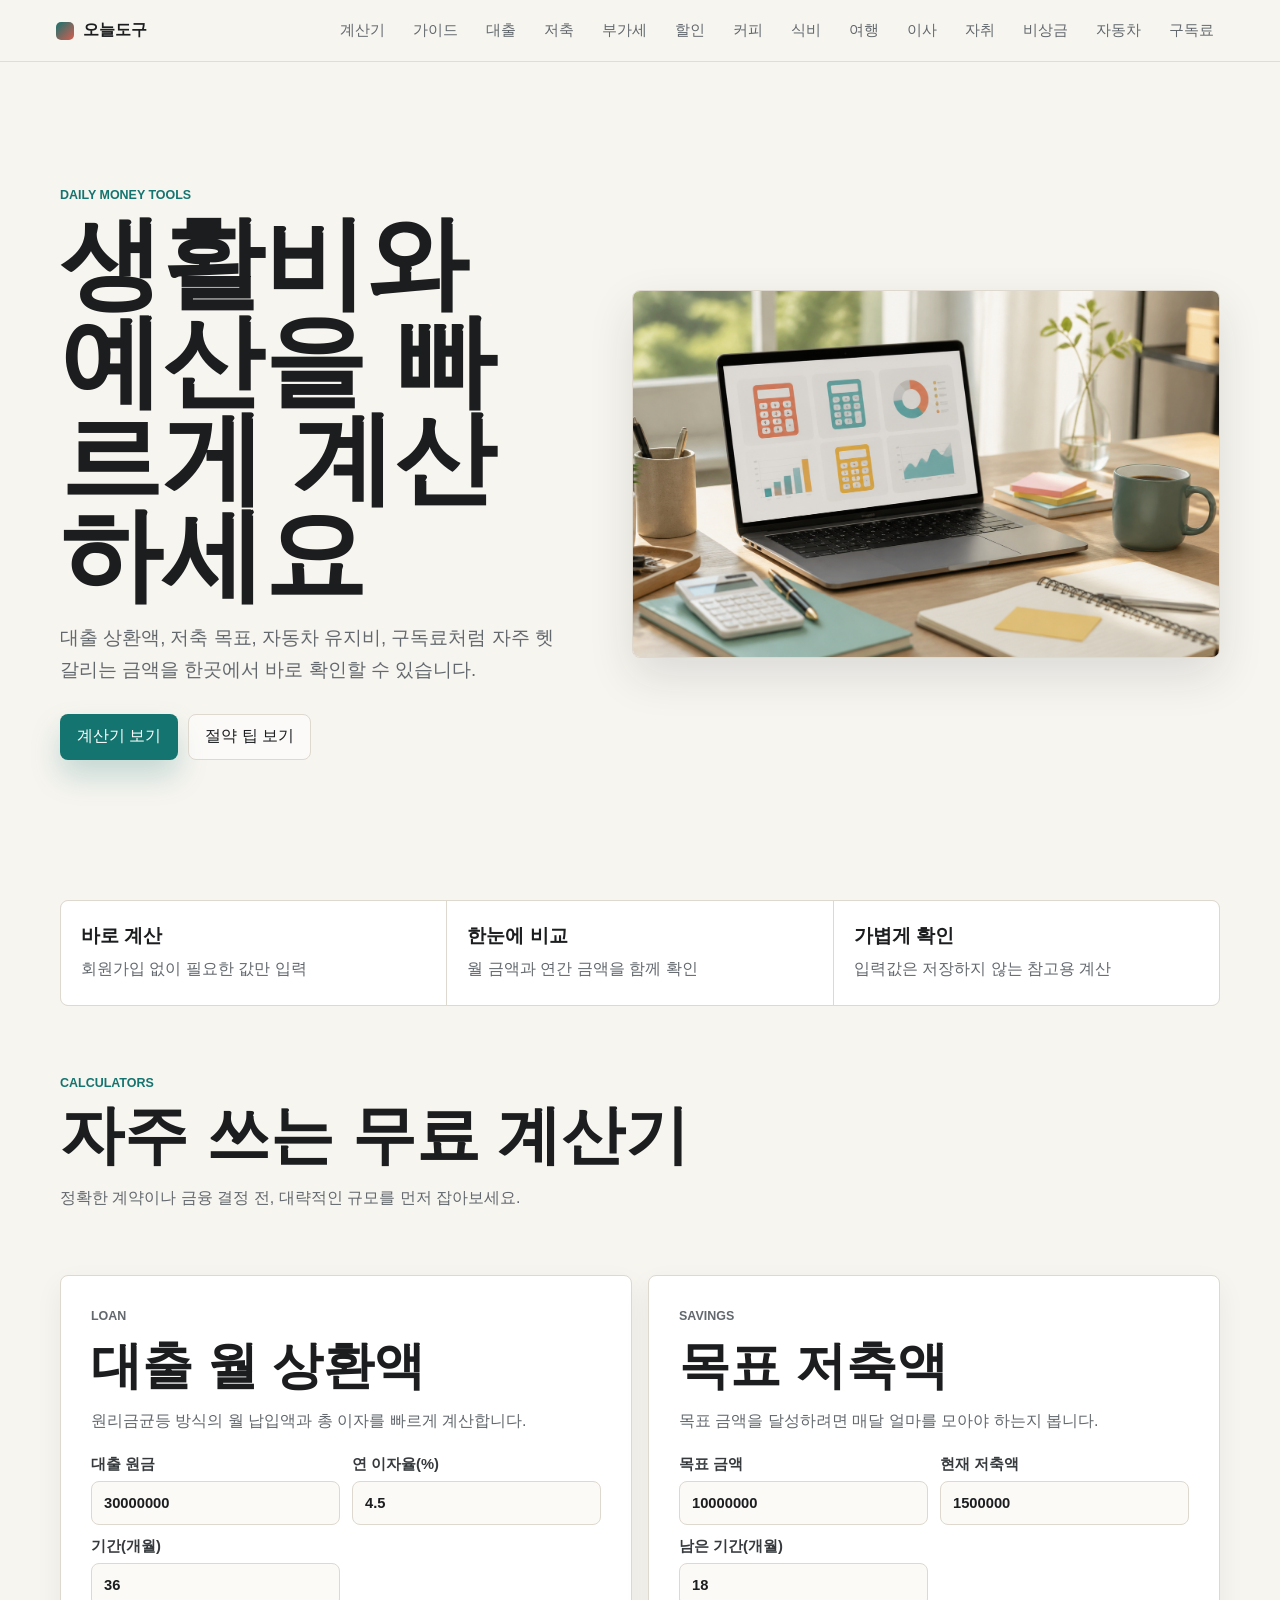
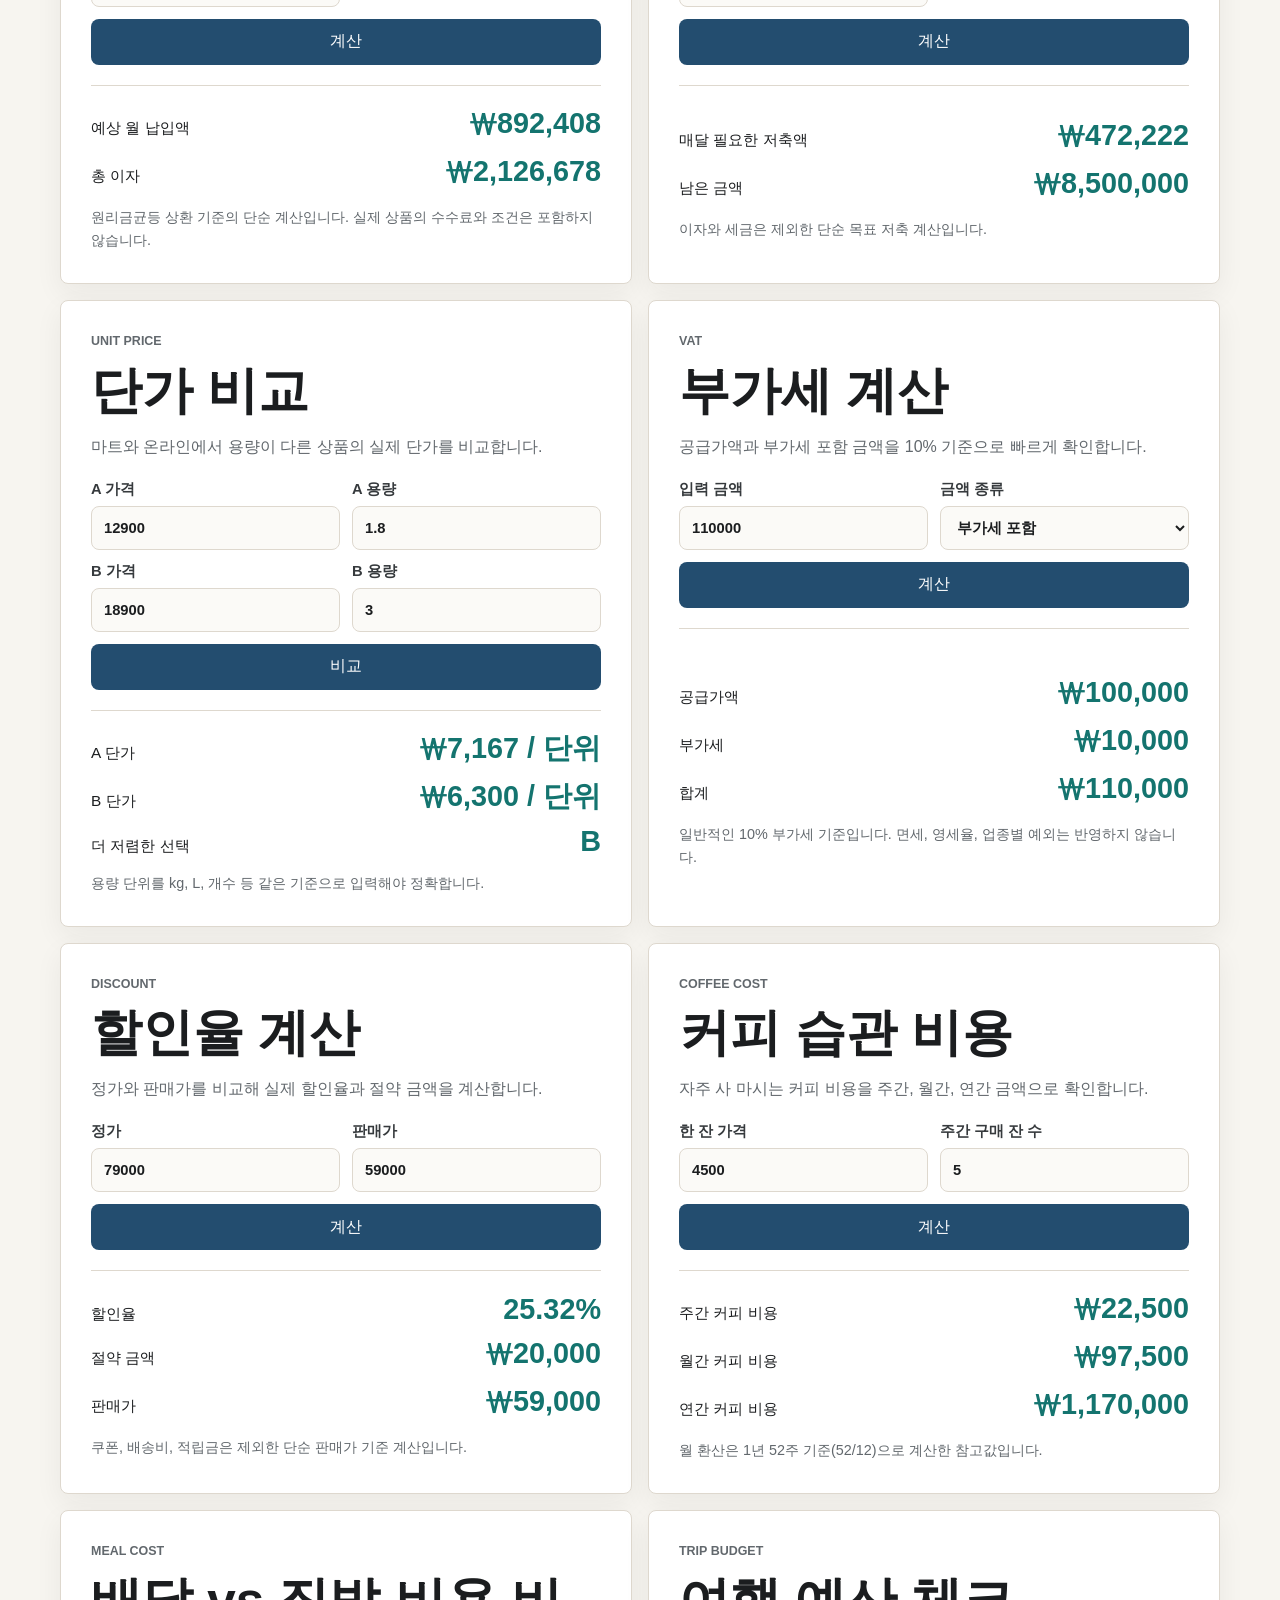
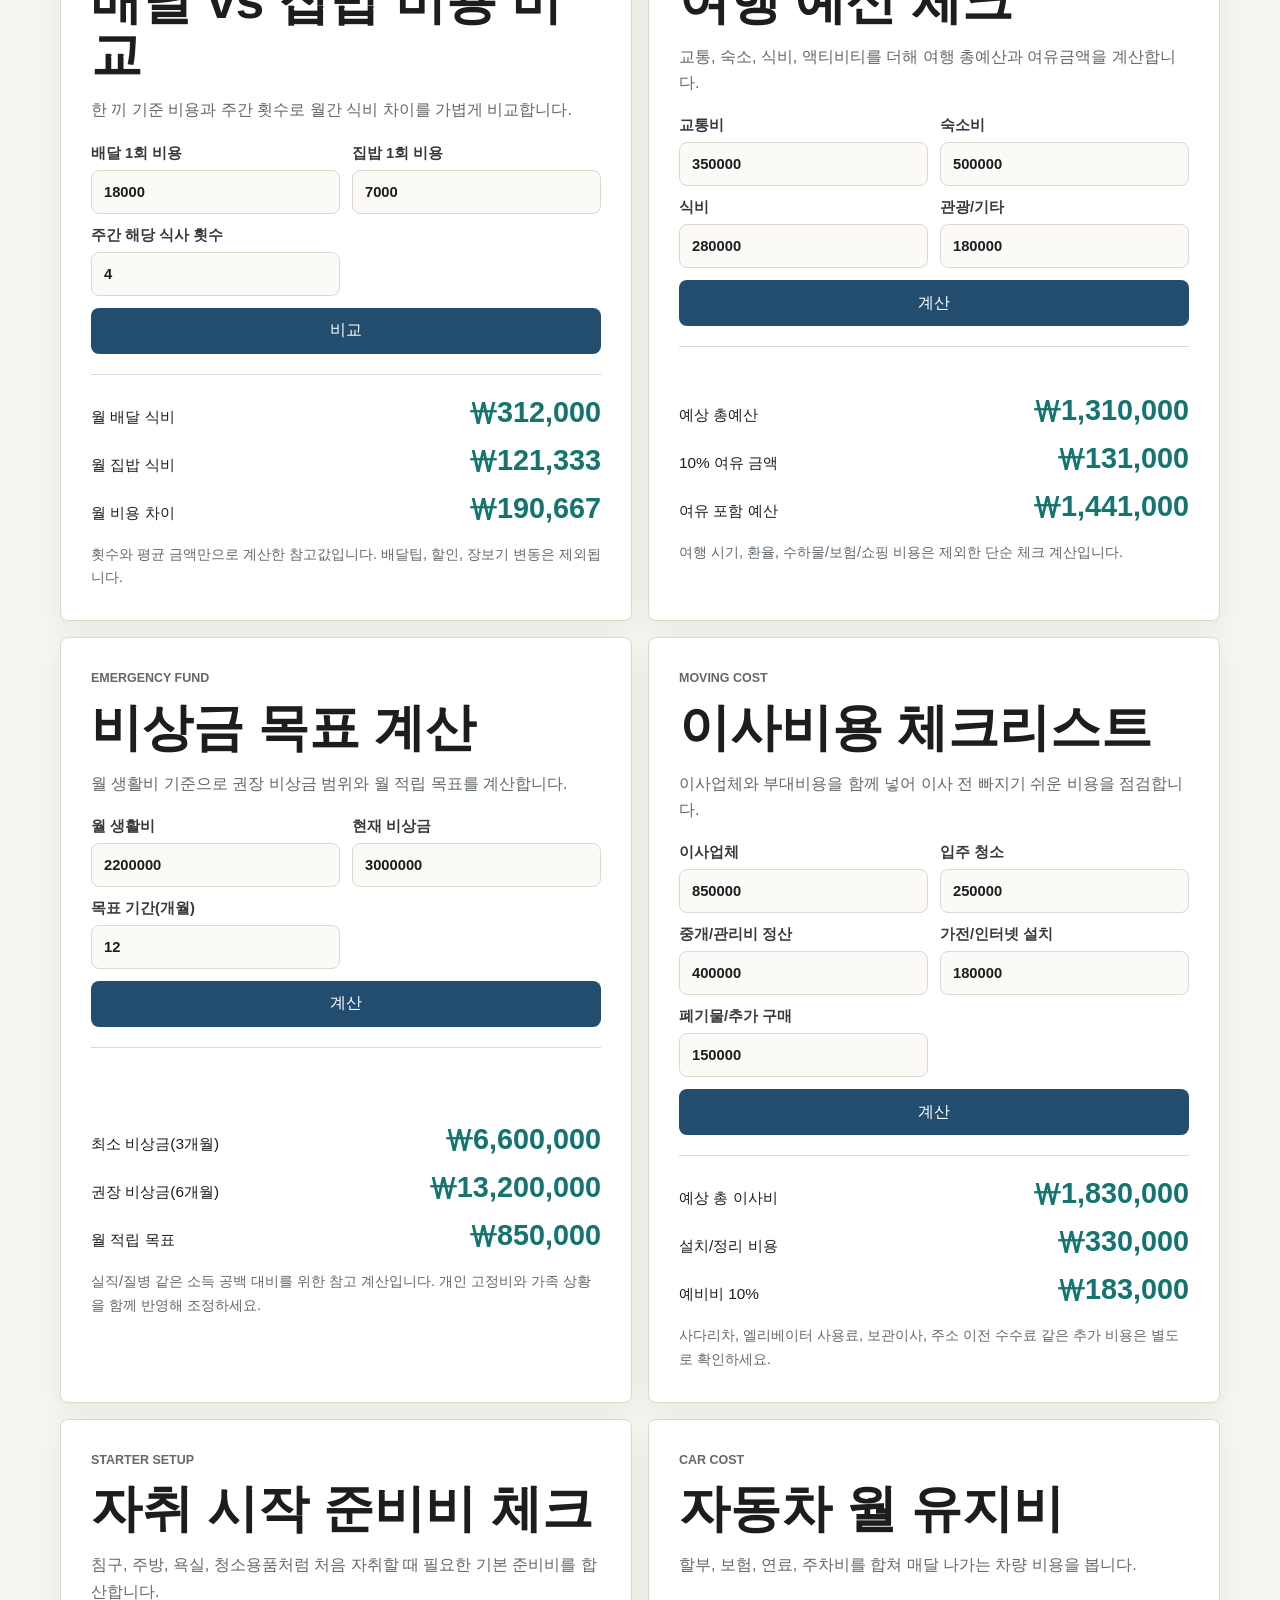
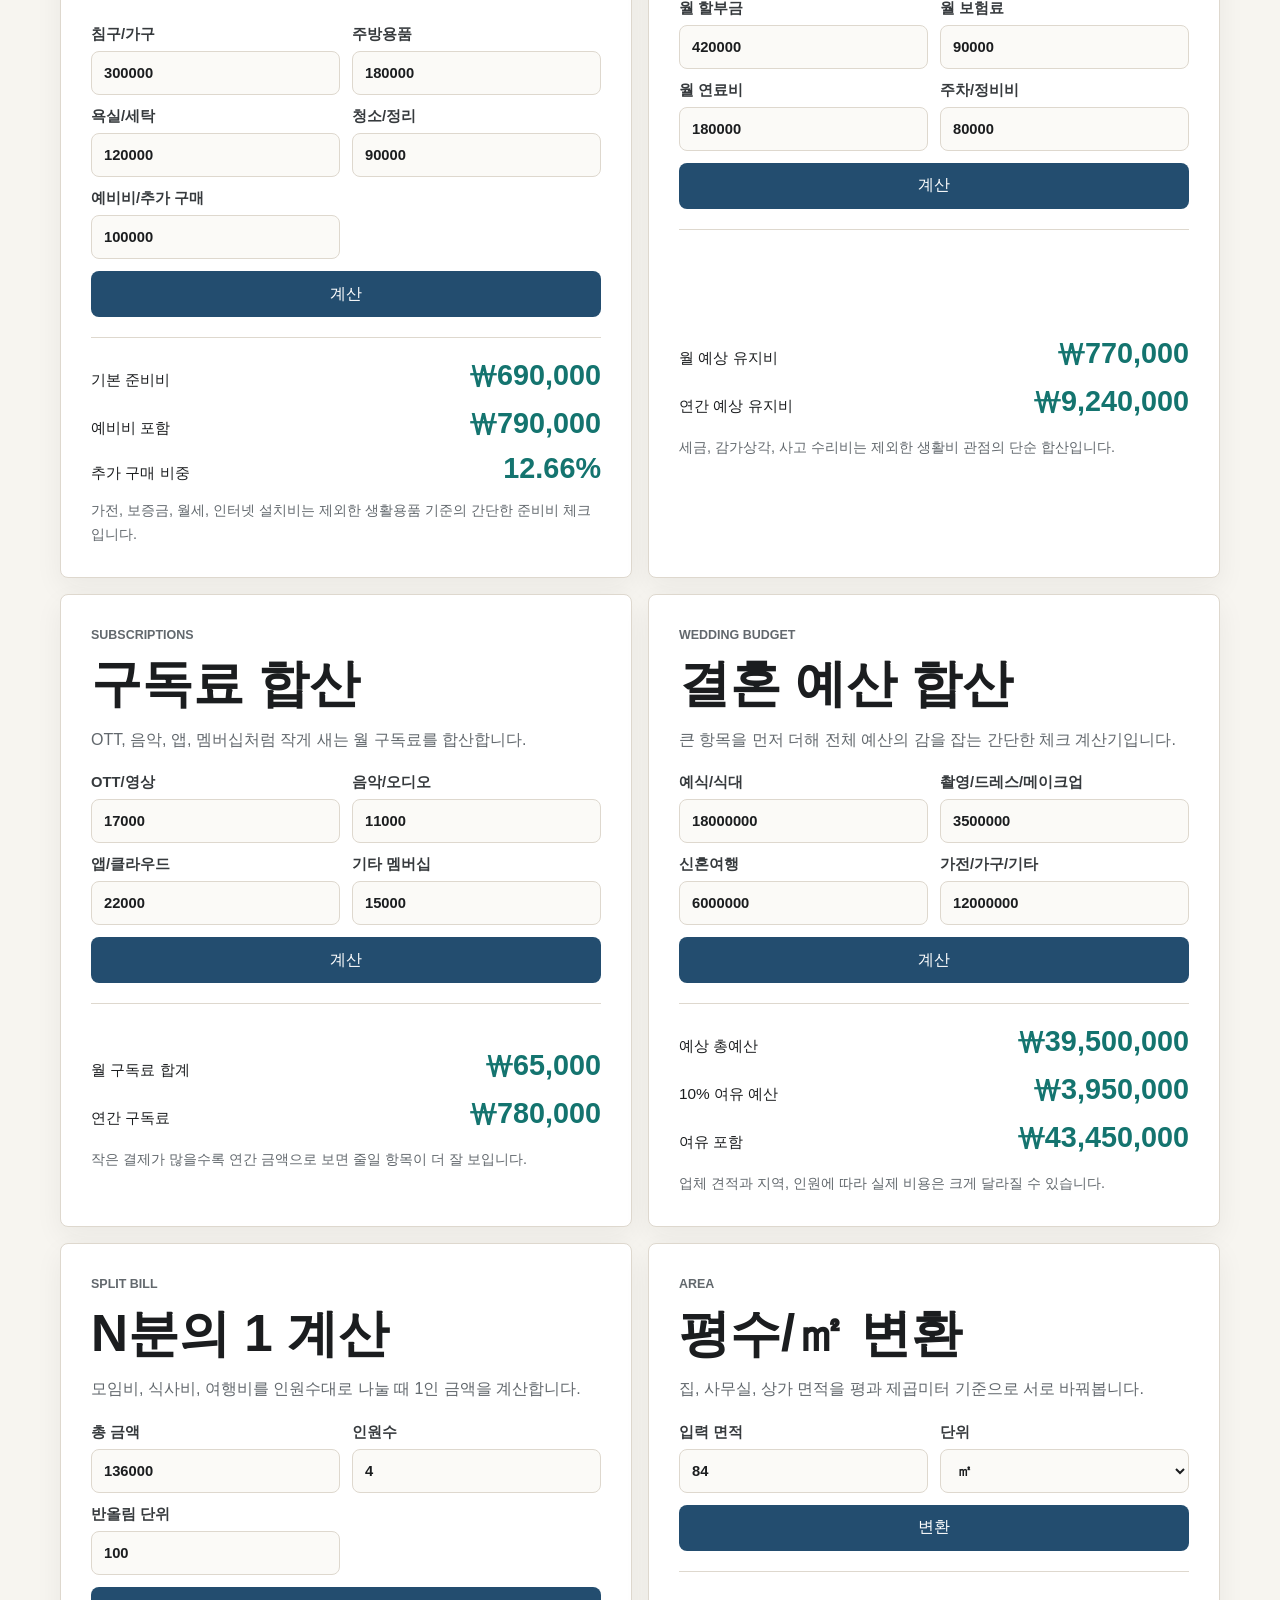
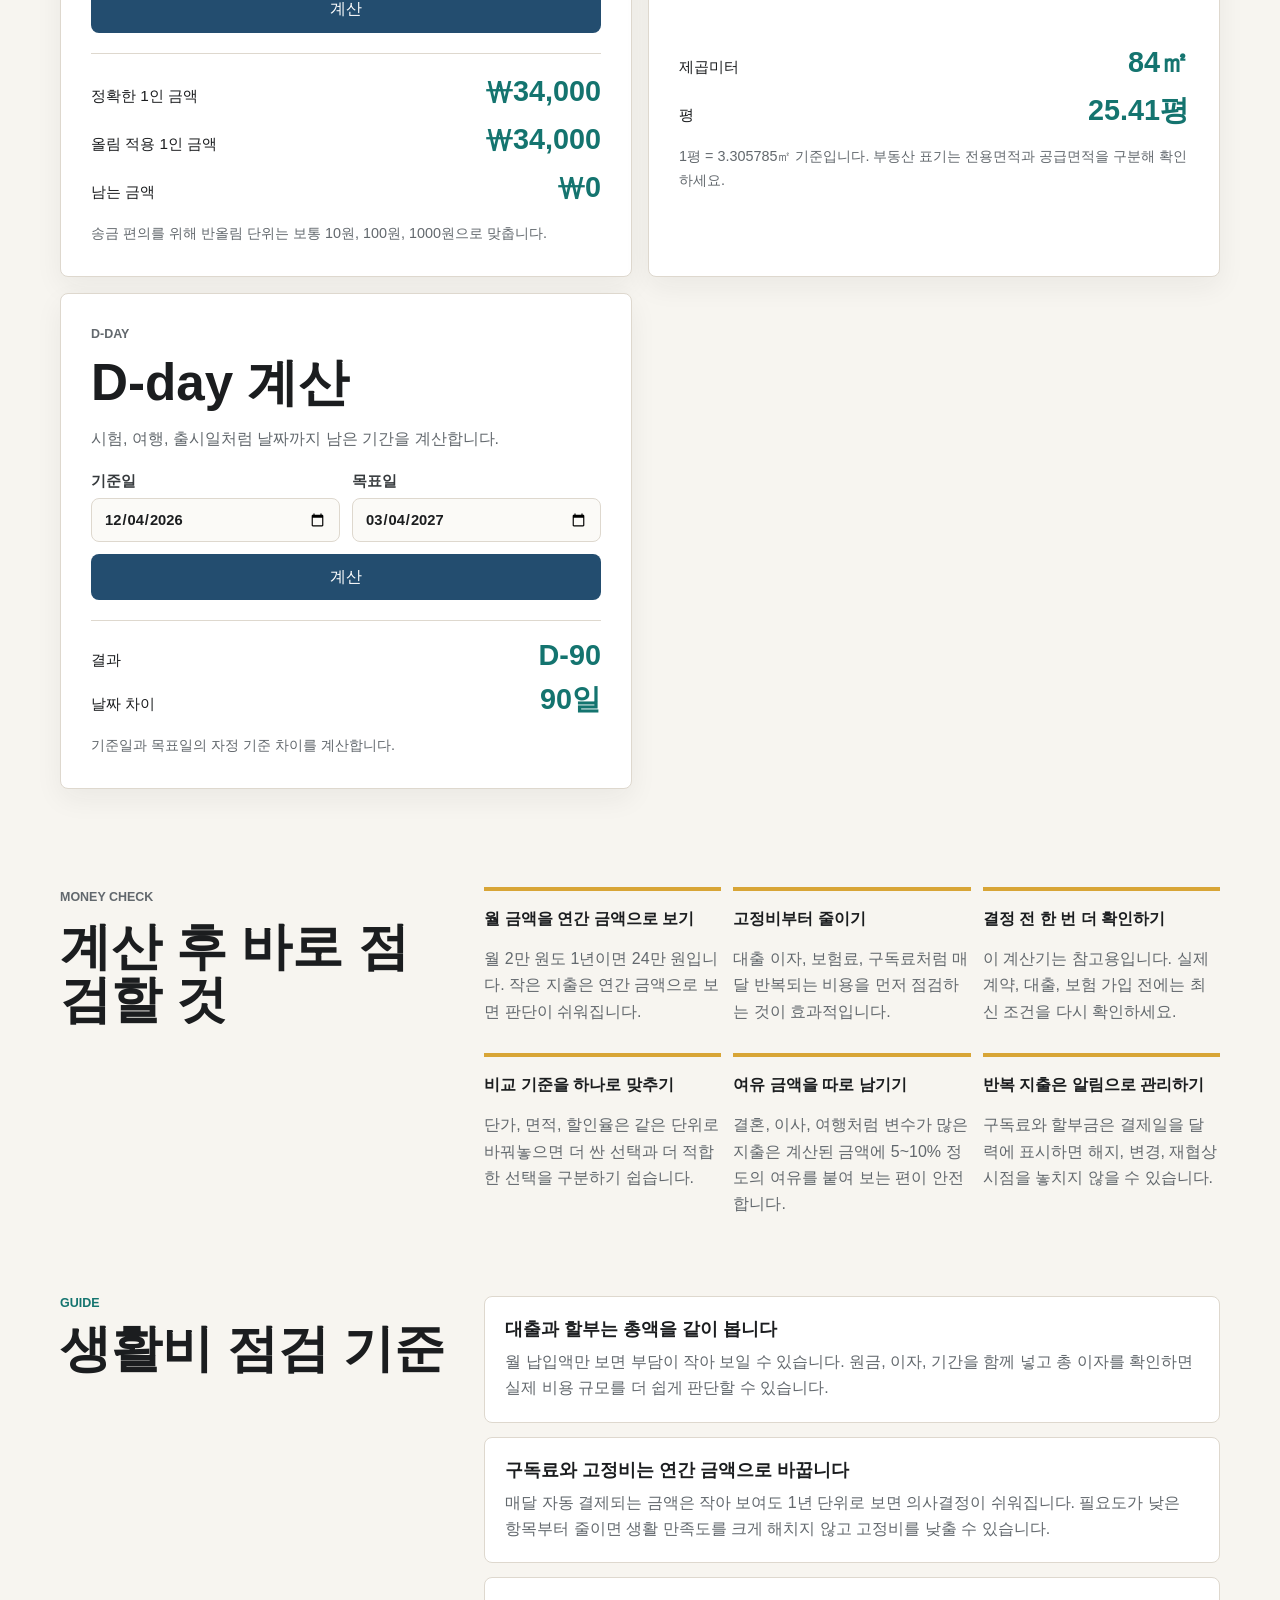
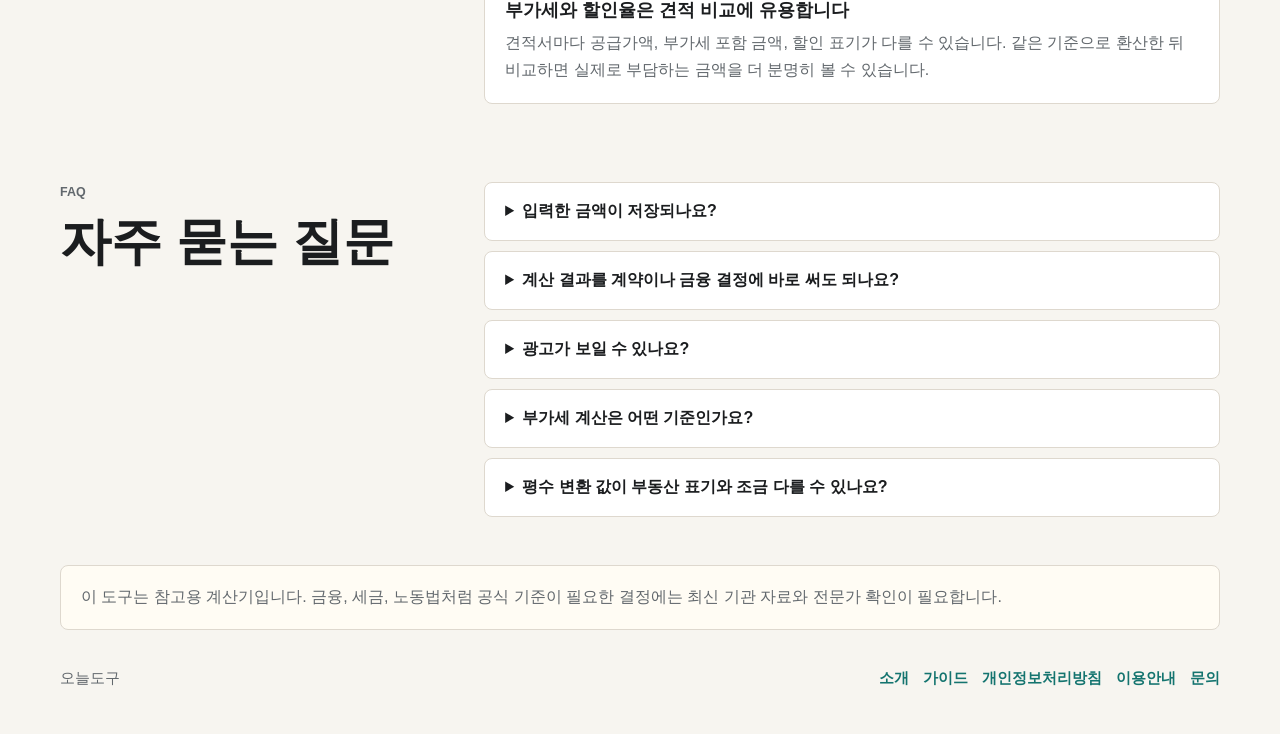
<file: index.html>
<!doctype html>
<html lang="ko">
  <head>
    <meta charset="UTF-8" />
    <meta name="viewport" content="width=device-width, initial-scale=1.0" />
    <title>오늘도구 | 무료 생활 계산기</title>
    <meta
      name="description"
      content="대출 이자, 목표 저축, 단가 비교, D-day를 브라우저에서 바로 계산하는 무료 생활 도구 모음입니다."
    />
    <meta property="og:title" content="오늘도구 | 무료 생활 계산기" />
    <meta
      property="og:description"
      content="로그인 없이 쓰는 생활 계산기. 입력값은 저장되지 않고 내 브라우저에서만 계산됩니다."
    />
    <meta name="google-adsense-account" content="ca-pub-8673489009137936" />
    <link rel="preload" href="assets/tools-desk.png" as="image" />
    <link rel="stylesheet" href="styles.css" />
    <script
      async
      src="https://pagead2.googlesyndication.com/pagead/js/adsbygoogle.js?client=ca-pub-8673489009137936"
      crossorigin="anonymous"
    ></script>
  </head>
  <body>
    <header class="topbar">
      <a class="brand" href="#top" aria-label="오늘도구 홈">
        <span aria-hidden="true"></span>
        오늘도구
      </a>
      <nav aria-label="주요 계산기">
        <a href="#tools">계산기</a>
        <a href="guides.html">가이드</a>
        <a href="#loan">대출</a>
        <a href="#savings">저축</a>
        <a href="#vat">부가세</a>
        <a href="#discount">할인</a>
        <a href="#coffee">커피</a>
        <a href="#meal">식비</a>
        <a href="#trip">여행</a>
        <a href="#moving">이사</a>
        <a href="#starter">자취</a>
        <a href="#emergency">비상금</a>
        <a href="#car">자동차</a>
        <a href="#subscriptions">구독료</a>
      </nav>
    </header>

    <main id="top">
      <section class="hero">
        <div class="hero__copy">
          <p class="eyebrow">Daily Money Tools</p>
          <h1>생활비와 예산을 빠르게 계산하세요</h1>
          <p>
            대출 상환액, 저축 목표, 자동차 유지비, 구독료처럼 자주 헷갈리는
            금액을 한곳에서 바로 확인할 수 있습니다.
          </p>
          <div class="hero__actions">
            <a class="button button--primary" href="#tools">계산기 보기</a>
            <a class="button button--quiet" href="#tips">절약 팁 보기</a>
          </div>
        </div>
        <figure class="hero__visual">
          <img src="assets/tools-desk.png" alt="생활 계산기 도구를 떠올리게 하는 책상 이미지" />
        </figure>
      </section>

      <section class="trust-strip" aria-label="서비스 특징">
        <div>
          <strong>바로 계산</strong>
          <span>회원가입 없이 필요한 값만 입력</span>
        </div>
        <div>
          <strong>한눈에 비교</strong>
          <span>월 금액과 연간 금액을 함께 확인</span>
        </div>
        <div>
          <strong>가볍게 확인</strong>
          <span>입력값은 저장하지 않는 참고용 계산</span>
        </div>
      </section>

      <section class="section-heading" id="tools">
        <p class="eyebrow">Calculators</p>
        <h2>자주 쓰는 무료 계산기</h2>
        <p>정확한 계약이나 금융 결정 전, 대략적인 규모를 먼저 잡아보세요.</p>
      </section>

      <section class="tool-grid" aria-label="무료 생활 계산기">
        <article class="tool" id="loan">
          <div class="tool__header">
            <p class="eyebrow">Loan</p>
            <h2>대출 월 상환액</h2>
            <p>원리금균등 방식의 월 납입액과 총 이자를 빠르게 계산합니다.</p>
          </div>
          <form class="calculator" data-calculator="loan">
            <label>
              대출 원금
              <input name="principal" inputmode="numeric" value="30000000" />
            </label>
            <label>
              연 이자율(%)
              <input name="rate" inputmode="decimal" value="4.5" />
            </label>
            <label>
              기간(개월)
              <input name="months" inputmode="numeric" value="36" />
            </label>
            <button class="button button--secondary" type="submit">계산</button>
          </form>
          <div class="result" data-result="loan"></div>
        </article>

        <article class="tool" id="savings">
          <div class="tool__header">
            <p class="eyebrow">Savings</p>
            <h2>목표 저축액</h2>
            <p>목표 금액을 달성하려면 매달 얼마를 모아야 하는지 봅니다.</p>
          </div>
          <form class="calculator" data-calculator="savings">
            <label>
              목표 금액
              <input name="goal" inputmode="numeric" value="10000000" />
            </label>
            <label>
              현재 저축액
              <input name="current" inputmode="numeric" value="1500000" />
            </label>
            <label>
              남은 기간(개월)
              <input name="months" inputmode="numeric" value="18" />
            </label>
            <button class="button button--secondary" type="submit">계산</button>
          </form>
          <div class="result" data-result="savings"></div>
        </article>

        <article class="tool" id="unit">
          <div class="tool__header">
            <p class="eyebrow">Unit Price</p>
            <h2>단가 비교</h2>
            <p>마트와 온라인에서 용량이 다른 상품의 실제 단가를 비교합니다.</p>
          </div>
          <form class="calculator" data-calculator="unit">
            <label>
              A 가격
              <input name="priceA" inputmode="numeric" value="12900" />
            </label>
            <label>
              A 용량
              <input name="amountA" inputmode="decimal" value="1.8" />
            </label>
            <label>
              B 가격
              <input name="priceB" inputmode="numeric" value="18900" />
            </label>
            <label>
              B 용량
              <input name="amountB" inputmode="decimal" value="3" />
            </label>
            <button class="button button--secondary" type="submit">비교</button>
          </form>
          <div class="result" data-result="unit"></div>
        </article>

        <article class="tool" id="vat">
          <div class="tool__header">
            <p class="eyebrow">VAT</p>
            <h2>부가세 계산</h2>
            <p>공급가액과 부가세 포함 금액을 10% 기준으로 빠르게 확인합니다.</p>
          </div>
          <form class="calculator" data-calculator="vat">
            <label>
              입력 금액
              <input name="amount" inputmode="numeric" value="110000" />
            </label>
            <label>
              금액 종류
              <select name="mode">
                <option value="included">부가세 포함</option>
                <option value="excluded">공급가액</option>
              </select>
            </label>
            <button class="button button--secondary" type="submit">계산</button>
          </form>
          <div class="result" data-result="vat"></div>
        </article>

        <article class="tool" id="discount">
          <div class="tool__header">
            <p class="eyebrow">Discount</p>
            <h2>할인율 계산</h2>
            <p>정가와 판매가를 비교해 실제 할인율과 절약 금액을 계산합니다.</p>
          </div>
          <form class="calculator" data-calculator="discount">
            <label>
              정가
              <input name="original" inputmode="numeric" value="79000" />
            </label>
            <label>
              판매가
              <input name="sale" inputmode="numeric" value="59000" />
            </label>
            <button class="button button--secondary" type="submit">계산</button>
          </form>
          <div class="result" data-result="discount"></div>
        </article>

        <article class="tool" id="coffee">
          <div class="tool__header">
            <p class="eyebrow">Coffee Cost</p>
            <h2>커피 습관 비용</h2>
            <p>자주 사 마시는 커피 비용을 주간, 월간, 연간 금액으로 확인합니다.</p>
          </div>
          <form class="calculator" data-calculator="coffee">
            <label>
              한 잔 가격
              <input name="price" inputmode="numeric" value="4500" />
            </label>
            <label>
              주간 구매 잔 수
              <input name="cupsPerWeek" inputmode="numeric" value="5" />
            </label>
            <button class="button button--secondary" type="submit">계산</button>
          </form>
          <div class="result" data-result="coffee"></div>
        </article>

        <article class="tool" id="meal">
          <div class="tool__header">
            <p class="eyebrow">Meal Cost</p>
            <h2>배달 vs 집밥 비용 비교</h2>
            <p>한 끼 기준 비용과 주간 횟수로 월간 식비 차이를 가볍게 비교합니다.</p>
          </div>
          <form class="calculator" data-calculator="meal">
            <label>
              배달 1회 비용
              <input name="deliveryCost" inputmode="numeric" value="18000" />
            </label>
            <label>
              집밥 1회 비용
              <input name="homeCost" inputmode="numeric" value="7000" />
            </label>
            <label>
              주간 해당 식사 횟수
              <input name="mealsPerWeek" inputmode="numeric" value="4" />
            </label>
            <button class="button button--secondary" type="submit">비교</button>
          </form>
          <div class="result" data-result="meal"></div>
        </article>

        <article class="tool" id="trip">
          <div class="tool__header">
            <p class="eyebrow">Trip Budget</p>
            <h2>여행 예산 체크</h2>
            <p>교통, 숙소, 식비, 액티비티를 더해 여행 총예산과 여유금액을 계산합니다.</p>
          </div>
          <form class="calculator" data-calculator="trip">
            <label>
              교통비
              <input name="transport" inputmode="numeric" value="350000" />
            </label>
            <label>
              숙소비
              <input name="stay" inputmode="numeric" value="500000" />
            </label>
            <label>
              식비
              <input name="food" inputmode="numeric" value="280000" />
            </label>
            <label>
              관광/기타
              <input name="activity" inputmode="numeric" value="180000" />
            </label>
            <button class="button button--secondary" type="submit">계산</button>
          </form>
          <div class="result" data-result="trip"></div>
        </article>

        <article class="tool" id="emergency">
          <div class="tool__header">
            <p class="eyebrow">Emergency Fund</p>
            <h2>비상금 목표 계산</h2>
            <p>월 생활비 기준으로 권장 비상금 범위와 월 적립 목표를 계산합니다.</p>
          </div>
          <form class="calculator" data-calculator="emergency">
            <label>
              월 생활비
              <input name="monthlyExpense" inputmode="numeric" value="2200000" />
            </label>
            <label>
              현재 비상금
              <input name="currentFund" inputmode="numeric" value="3000000" />
            </label>
            <label>
              목표 기간(개월)
              <input name="months" inputmode="numeric" value="12" />
            </label>
            <button class="button button--secondary" type="submit">계산</button>
          </form>
          <div class="result" data-result="emergency"></div>
        </article>

        <article class="tool" id="moving">
          <div class="tool__header">
            <p class="eyebrow">Moving Cost</p>
            <h2>이사비용 체크리스트</h2>
            <p>이사업체와 부대비용을 함께 넣어 이사 전 빠지기 쉬운 비용을 점검합니다.</p>
          </div>
          <form class="calculator" data-calculator="moving">
            <label>
              이사업체
              <input name="movingService" inputmode="numeric" value="850000" />
            </label>
            <label>
              입주 청소
              <input name="cleaning" inputmode="numeric" value="250000" />
            </label>
            <label>
              중개/관리비 정산
              <input name="broker" inputmode="numeric" value="400000" />
            </label>
            <label>
              가전/인터넷 설치
              <input name="setup" inputmode="numeric" value="180000" />
            </label>
            <label>
              폐기물/추가 구매
              <input name="disposal" inputmode="numeric" value="150000" />
            </label>
            <button class="button button--secondary" type="submit">계산</button>
          </form>
          <div class="result" data-result="moving"></div>
        </article>

        <article class="tool" id="starter">
          <div class="tool__header">
            <p class="eyebrow">Starter Setup</p>
            <h2>자취 시작 준비비 체크</h2>
            <p>침구, 주방, 욕실, 청소용품처럼 처음 자취할 때 필요한 기본 준비비를 합산합니다.</p>
          </div>
          <form class="calculator" data-calculator="starter">
            <label>
              침구/가구
              <input name="bedding" inputmode="numeric" value="300000" />
            </label>
            <label>
              주방용품
              <input name="kitchen" inputmode="numeric" value="180000" />
            </label>
            <label>
              욕실/세탁
              <input name="bathLaundry" inputmode="numeric" value="120000" />
            </label>
            <label>
              청소/정리
              <input name="cleaning" inputmode="numeric" value="90000" />
            </label>
            <label>
              예비비/추가 구매
              <input name="buffer" inputmode="numeric" value="100000" />
            </label>
            <button class="button button--secondary" type="submit">계산</button>
          </form>
          <div class="result" data-result="starter"></div>
        </article>

        <article class="tool" id="car">
          <div class="tool__header">
            <p class="eyebrow">Car Cost</p>
            <h2>자동차 월 유지비</h2>
            <p>할부, 보험, 연료, 주차비를 합쳐 매달 나가는 차량 비용을 봅니다.</p>
          </div>
          <form class="calculator" data-calculator="car">
            <label>
              월 할부금
              <input name="payment" inputmode="numeric" value="420000" />
            </label>
            <label>
              월 보험료
              <input name="insurance" inputmode="numeric" value="90000" />
            </label>
            <label>
              월 연료비
              <input name="fuel" inputmode="numeric" value="180000" />
            </label>
            <label>
              주차/정비비
              <input name="misc" inputmode="numeric" value="80000" />
            </label>
            <button class="button button--secondary" type="submit">계산</button>
          </form>
          <div class="result" data-result="car"></div>
        </article>

        <article class="tool" id="subscriptions">
          <div class="tool__header">
            <p class="eyebrow">Subscriptions</p>
            <h2>구독료 합산</h2>
            <p>OTT, 음악, 앱, 멤버십처럼 작게 새는 월 구독료를 합산합니다.</p>
          </div>
          <form class="calculator" data-calculator="subscriptions">
            <label>
              OTT/영상
              <input name="streaming" inputmode="numeric" value="17000" />
            </label>
            <label>
              음악/오디오
              <input name="music" inputmode="numeric" value="11000" />
            </label>
            <label>
              앱/클라우드
              <input name="apps" inputmode="numeric" value="22000" />
            </label>
            <label>
              기타 멤버십
              <input name="others" inputmode="numeric" value="15000" />
            </label>
            <button class="button button--secondary" type="submit">계산</button>
          </form>
          <div class="result" data-result="subscriptions"></div>
        </article>

        <article class="tool" id="wedding">
          <div class="tool__header">
            <p class="eyebrow">Wedding Budget</p>
            <h2>결혼 예산 합산</h2>
            <p>큰 항목을 먼저 더해 전체 예산의 감을 잡는 간단한 체크 계산기입니다.</p>
          </div>
          <form class="calculator" data-calculator="wedding">
            <label>
              예식/식대
              <input name="venue" inputmode="numeric" value="18000000" />
            </label>
            <label>
              촬영/드레스/메이크업
              <input name="studio" inputmode="numeric" value="3500000" />
            </label>
            <label>
              신혼여행
              <input name="honeymoon" inputmode="numeric" value="6000000" />
            </label>
            <label>
              가전/가구/기타
              <input name="home" inputmode="numeric" value="12000000" />
            </label>
            <button class="button button--secondary" type="submit">계산</button>
          </form>
          <div class="result" data-result="wedding"></div>
        </article>

        <article class="tool" id="split">
          <div class="tool__header">
            <p class="eyebrow">Split Bill</p>
            <h2>N분의 1 계산</h2>
            <p>모임비, 식사비, 여행비를 인원수대로 나눌 때 1인 금액을 계산합니다.</p>
          </div>
          <form class="calculator" data-calculator="split">
            <label>
              총 금액
              <input name="total" inputmode="numeric" value="136000" />
            </label>
            <label>
              인원수
              <input name="people" inputmode="numeric" value="4" />
            </label>
            <label>
              반올림 단위
              <input name="roundUnit" inputmode="numeric" value="100" />
            </label>
            <button class="button button--secondary" type="submit">계산</button>
          </form>
          <div class="result" data-result="split"></div>
        </article>

        <article class="tool" id="area">
          <div class="tool__header">
            <p class="eyebrow">Area</p>
            <h2>평수/㎡ 변환</h2>
            <p>집, 사무실, 상가 면적을 평과 제곱미터 기준으로 서로 바꿔봅니다.</p>
          </div>
          <form class="calculator" data-calculator="area">
            <label>
              입력 면적
              <input name="area" inputmode="decimal" value="84" />
            </label>
            <label>
              단위
              <select name="unit">
                <option value="sqm">㎡</option>
                <option value="pyeong">평</option>
              </select>
            </label>
            <button class="button button--secondary" type="submit">변환</button>
          </form>
          <div class="result" data-result="area"></div>
        </article>

        <article class="tool" id="date">
          <div class="tool__header">
            <p class="eyebrow">D-day</p>
            <h2>D-day 계산</h2>
            <p>시험, 여행, 출시일처럼 날짜까지 남은 기간을 계산합니다.</p>
          </div>
          <form class="calculator" data-calculator="date">
            <label>
              기준일
              <input name="start" type="date" />
            </label>
            <label>
              목표일
              <input name="target" type="date" />
            </label>
            <button class="button button--secondary" type="submit">계산</button>
          </form>
          <div class="result" data-result="date"></div>
        </article>
      </section>

      <section class="tips" id="tips">
        <div>
          <p class="eyebrow">Money Check</p>
          <h2>계산 후 바로 점검할 것</h2>
        </div>
        <div class="tips__cards">
          <article>
            <strong>월 금액을 연간 금액으로 보기</strong>
            <p>월 2만 원도 1년이면 24만 원입니다. 작은 지출은 연간 금액으로 보면 판단이 쉬워집니다.</p>
          </article>
          <article>
            <strong>고정비부터 줄이기</strong>
            <p>대출 이자, 보험료, 구독료처럼 매달 반복되는 비용을 먼저 점검하는 것이 효과적입니다.</p>
          </article>
          <article>
            <strong>결정 전 한 번 더 확인하기</strong>
            <p>이 계산기는 참고용입니다. 실제 계약, 대출, 보험 가입 전에는 최신 조건을 다시 확인하세요.</p>
          </article>
          <article>
            <strong>비교 기준을 하나로 맞추기</strong>
            <p>단가, 면적, 할인율은 같은 단위로 바꿔놓으면 더 싼 선택과 더 적합한 선택을 구분하기 쉽습니다.</p>
          </article>
          <article>
            <strong>여유 금액을 따로 남기기</strong>
            <p>결혼, 이사, 여행처럼 변수가 많은 지출은 계산된 금액에 5~10% 정도의 여유를 붙여 보는 편이 안전합니다.</p>
          </article>
          <article>
            <strong>반복 지출은 알림으로 관리하기</strong>
            <p>구독료와 할부금은 결제일을 달력에 표시하면 해지, 변경, 재협상 시점을 놓치지 않을 수 있습니다.</p>
          </article>
        </div>
      </section>

      <section class="guide" aria-labelledby="guide-title">
        <div>
          <p class="eyebrow">Guide</p>
          <h2 id="guide-title">생활비 점검 기준</h2>
        </div>
        <div class="guide__content">
          <article>
            <h3>대출과 할부는 총액을 같이 봅니다</h3>
            <p>
              월 납입액만 보면 부담이 작아 보일 수 있습니다. 원금, 이자, 기간을 함께
              넣고 총 이자를 확인하면 실제 비용 규모를 더 쉽게 판단할 수 있습니다.
            </p>
          </article>
          <article>
            <h3>구독료와 고정비는 연간 금액으로 바꿉니다</h3>
            <p>
              매달 자동 결제되는 금액은 작아 보여도 1년 단위로 보면 의사결정이
              쉬워집니다. 필요도가 낮은 항목부터 줄이면 생활 만족도를 크게 해치지
              않고 고정비를 낮출 수 있습니다.
            </p>
          </article>
          <article>
            <h3>부가세와 할인율은 견적 비교에 유용합니다</h3>
            <p>
              견적서마다 공급가액, 부가세 포함 금액, 할인 표기가 다를 수 있습니다.
              같은 기준으로 환산한 뒤 비교하면 실제로 부담하는 금액을 더 분명히 볼 수
              있습니다.
            </p>
          </article>
        </div>
      </section>

      <section class="faq" aria-labelledby="faq-title">
        <div>
          <p class="eyebrow">FAQ</p>
          <h2 id="faq-title">자주 묻는 질문</h2>
        </div>
        <div class="faq__list">
          <details>
            <summary>입력한 금액이 저장되나요?</summary>
            <p>아니요. 오늘도구의 계산기는 입력값을 서버로 전송하거나 저장하지 않습니다.</p>
          </details>
          <details>
            <summary>계산 결과를 계약이나 금융 결정에 바로 써도 되나요?</summary>
            <p>계산 결과는 참고용입니다. 실제 대출, 보험, 계약 조건은 각 기관의 최신 약관과 견적을 확인해야 합니다.</p>
          </details>
          <details>
            <summary>광고가 보일 수 있나요?</summary>
            <p>사이트 운영을 위해 Google AdSense 광고가 자동으로 표시될 수 있습니다. 광고 개인화와 쿠키 관련 내용은 개인정보처리방침에서 확인할 수 있습니다.</p>
          </details>
          <details>
            <summary>부가세 계산은 어떤 기준인가요?</summary>
            <p>일반적인 10% 부가세 기준의 단순 계산입니다. 면세, 영세율, 업종별 예외는 반영하지 않습니다.</p>
          </details>
          <details>
            <summary>평수 변환 값이 부동산 표기와 조금 다를 수 있나요?</summary>
            <p>평과 제곱미터 변환은 1평 = 3.305785㎡ 기준입니다. 실제 매물 표기는 전용면적, 공급면적, 계약면적에 따라 달라질 수 있습니다.</p>
          </details>
        </div>
      </section>

      <section class="notice" aria-label="주의사항">
        <p>
          이 도구는 참고용 계산기입니다. 금융, 세금, 노동법처럼 공식 기준이 필요한
          결정에는 최신 기관 자료와 전문가 확인이 필요합니다.
        </p>
      </section>
    </main>

    <footer>
      <span>오늘도구</span>
      <span>
        <a href="about.html">소개</a>
        <a href="guides.html">가이드</a>
        <a href="privacy.html">개인정보처리방침</a>
        <a href="terms.html">이용안내</a>
        <a href="contact.html">문의</a>
      </span>
    </footer>

    <script type="application/ld+json">
      {
        "@context": "https://schema.org",
        "@type": "WebApplication",
        "name": "오늘도구",
        "url": "https://today-tools.pages.dev/",
        "applicationCategory": "FinanceApplication",
        "operatingSystem": "Any",
        "inLanguage": "ko-KR",
        "description": "대출 상환액, 목표 저축, 부가세, 할인율, 단가, D-day를 바로 계산하는 무료 생활 계산기 모음입니다."
      }
    </script>
    <script src="app.js"></script>
  </body>
</html>
</file>
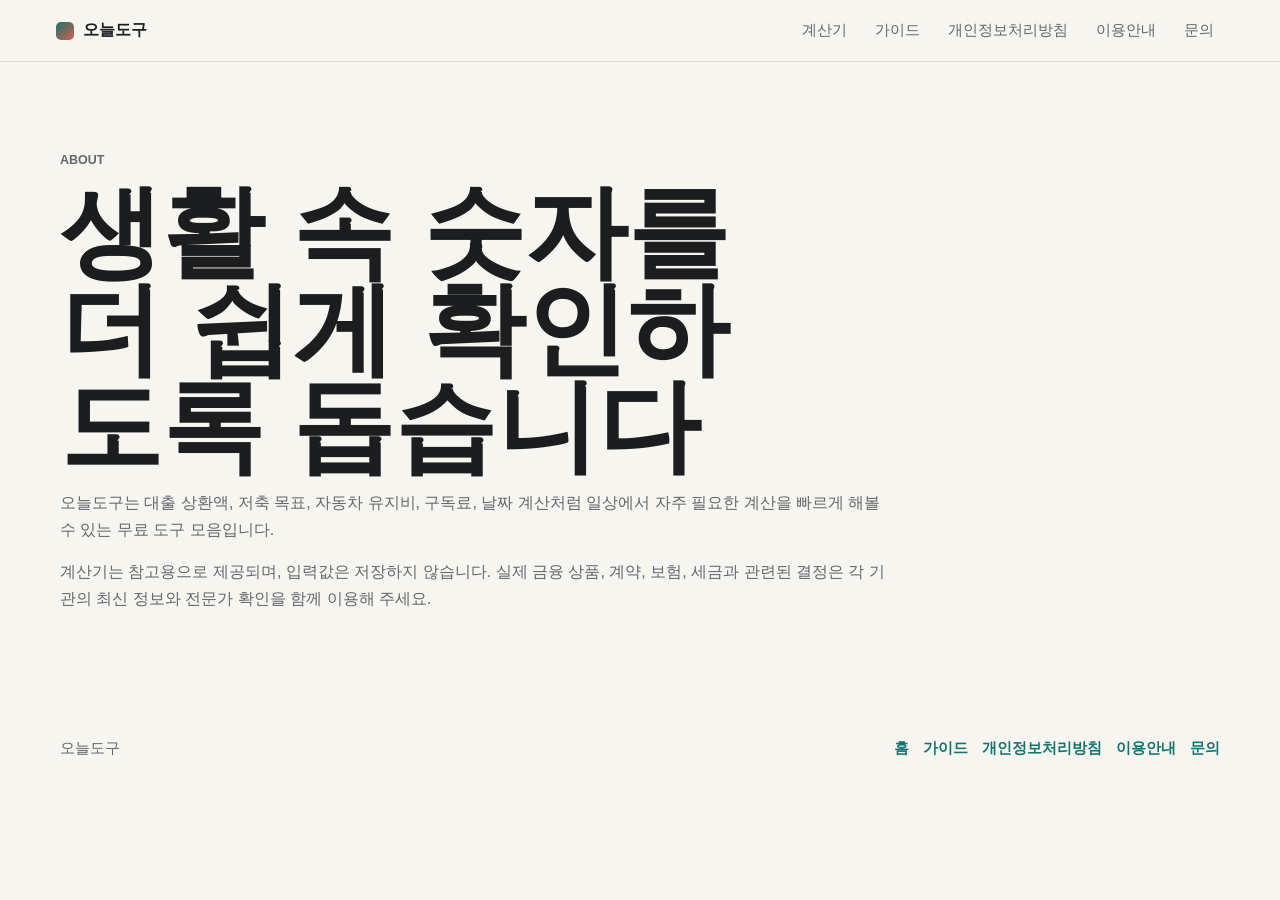
<file: about.html>
<!doctype html>
<html lang="ko">
  <head>
    <meta charset="UTF-8" />
    <meta name="viewport" content="width=device-width, initial-scale=1.0" />
    <title>소개 | 오늘도구</title>
    <meta
      name="description"
      content="오늘도구는 생활비, 예산, 구독료, D-day 등을 빠르게 계산할 수 있는 무료 생활 계산기 모음입니다."
    />
    <meta name="google-adsense-account" content="ca-pub-8673489009137936" />
    <link rel="stylesheet" href="styles.css" />
    <script
      async
      src="https://pagead2.googlesyndication.com/pagead/js/adsbygoogle.js?client=ca-pub-8673489009137936"
      crossorigin="anonymous"
    ></script>
  </head>
  <body>
    <header class="topbar">
      <a class="brand" href="index.html" aria-label="오늘도구 홈">
        <span aria-hidden="true"></span>
        오늘도구
      </a>
      <nav aria-label="사이트 메뉴">
        <a href="index.html#tools">계산기</a>
        <a href="guides.html">가이드</a>
        <a href="privacy.html">개인정보처리방침</a>
        <a href="terms.html">이용안내</a>
        <a href="contact.html">문의</a>
      </nav>
    </header>
    <main>
      <section class="page">
        <p class="eyebrow">About</p>
        <h1>생활 속 숫자를 더 쉽게 확인하도록 돕습니다</h1>
        <p>
          오늘도구는 대출 상환액, 저축 목표, 자동차 유지비, 구독료, 날짜 계산처럼
          일상에서 자주 필요한 계산을 빠르게 해볼 수 있는 무료 도구 모음입니다.
        </p>
        <p>
          계산기는 참고용으로 제공되며, 입력값은 저장하지 않습니다. 실제 금융 상품,
          계약, 보험, 세금과 관련된 결정은 각 기관의 최신 정보와 전문가 확인을 함께
          이용해 주세요.
        </p>
      </section>
    </main>
    <footer>
      <span>오늘도구</span>
      <span>
        <a href="index.html">홈</a>
        <a href="guides.html">가이드</a>
        <a href="privacy.html">개인정보처리방침</a>
        <a href="terms.html">이용안내</a>
        <a href="contact.html">문의</a>
      </span>
    </footer>
  </body>
</html>
</file>
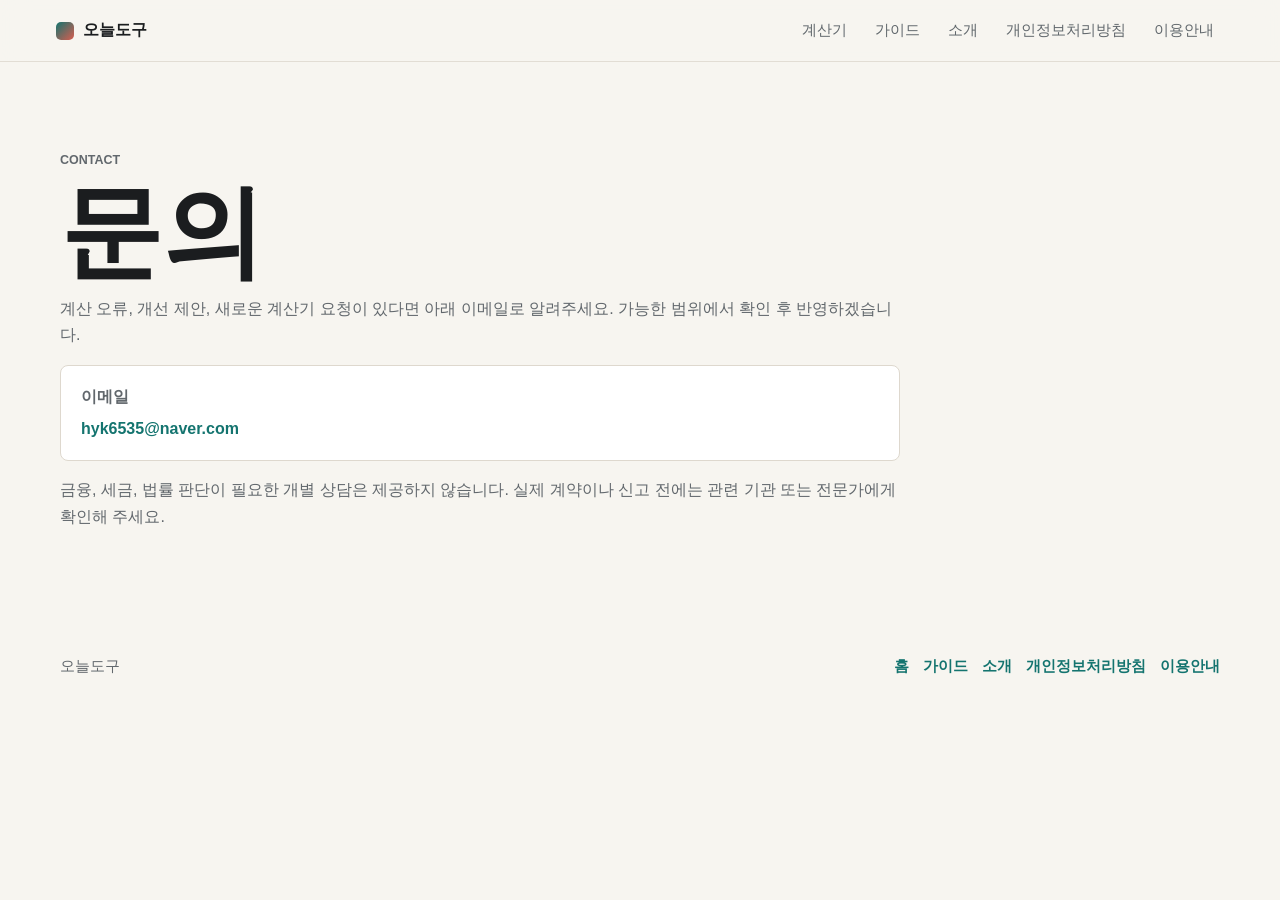
<file: contact.html>
<!doctype html>
<html lang="ko">
  <head>
    <meta charset="UTF-8" />
    <meta name="viewport" content="width=device-width, initial-scale=1.0" />
    <title>문의 | 오늘도구</title>
    <meta
      name="description"
      content="오늘도구 계산기 오류, 개선 제안, 사이트 운영 관련 문의 안내입니다."
    />
    <meta name="google-adsense-account" content="ca-pub-8673489009137936" />
    <link rel="stylesheet" href="styles.css" />
    <script
      async
      src="https://pagead2.googlesyndication.com/pagead/js/adsbygoogle.js?client=ca-pub-8673489009137936"
      crossorigin="anonymous"
    ></script>
  </head>
  <body>
    <header class="topbar">
      <a class="brand" href="index.html" aria-label="오늘도구 홈">
        <span aria-hidden="true"></span>
        오늘도구
      </a>
      <nav aria-label="사이트 메뉴">
        <a href="index.html#tools">계산기</a>
        <a href="guides.html">가이드</a>
        <a href="about.html">소개</a>
        <a href="privacy.html">개인정보처리방침</a>
        <a href="terms.html">이용안내</a>
      </nav>
    </header>
    <main>
      <section class="page">
        <p class="eyebrow">Contact</p>
        <h1>문의</h1>
        <p>
          계산 오류, 개선 제안, 새로운 계산기 요청이 있다면 아래 이메일로 알려주세요.
          가능한 범위에서 확인 후 반영하겠습니다.
        </p>
        <p class="contact-box">
          <strong>이메일</strong>
          <a href="mailto:hyk6535@naver.com">hyk6535@naver.com</a>
        </p>
        <p>
          금융, 세금, 법률 판단이 필요한 개별 상담은 제공하지 않습니다. 실제 계약이나
          신고 전에는 관련 기관 또는 전문가에게 확인해 주세요.
        </p>
      </section>
    </main>
    <footer>
      <span>오늘도구</span>
      <span>
        <a href="index.html">홈</a>
        <a href="guides.html">가이드</a>
        <a href="about.html">소개</a>
        <a href="privacy.html">개인정보처리방침</a>
        <a href="terms.html">이용안내</a>
      </span>
    </footer>
  </body>
</html>
</file>
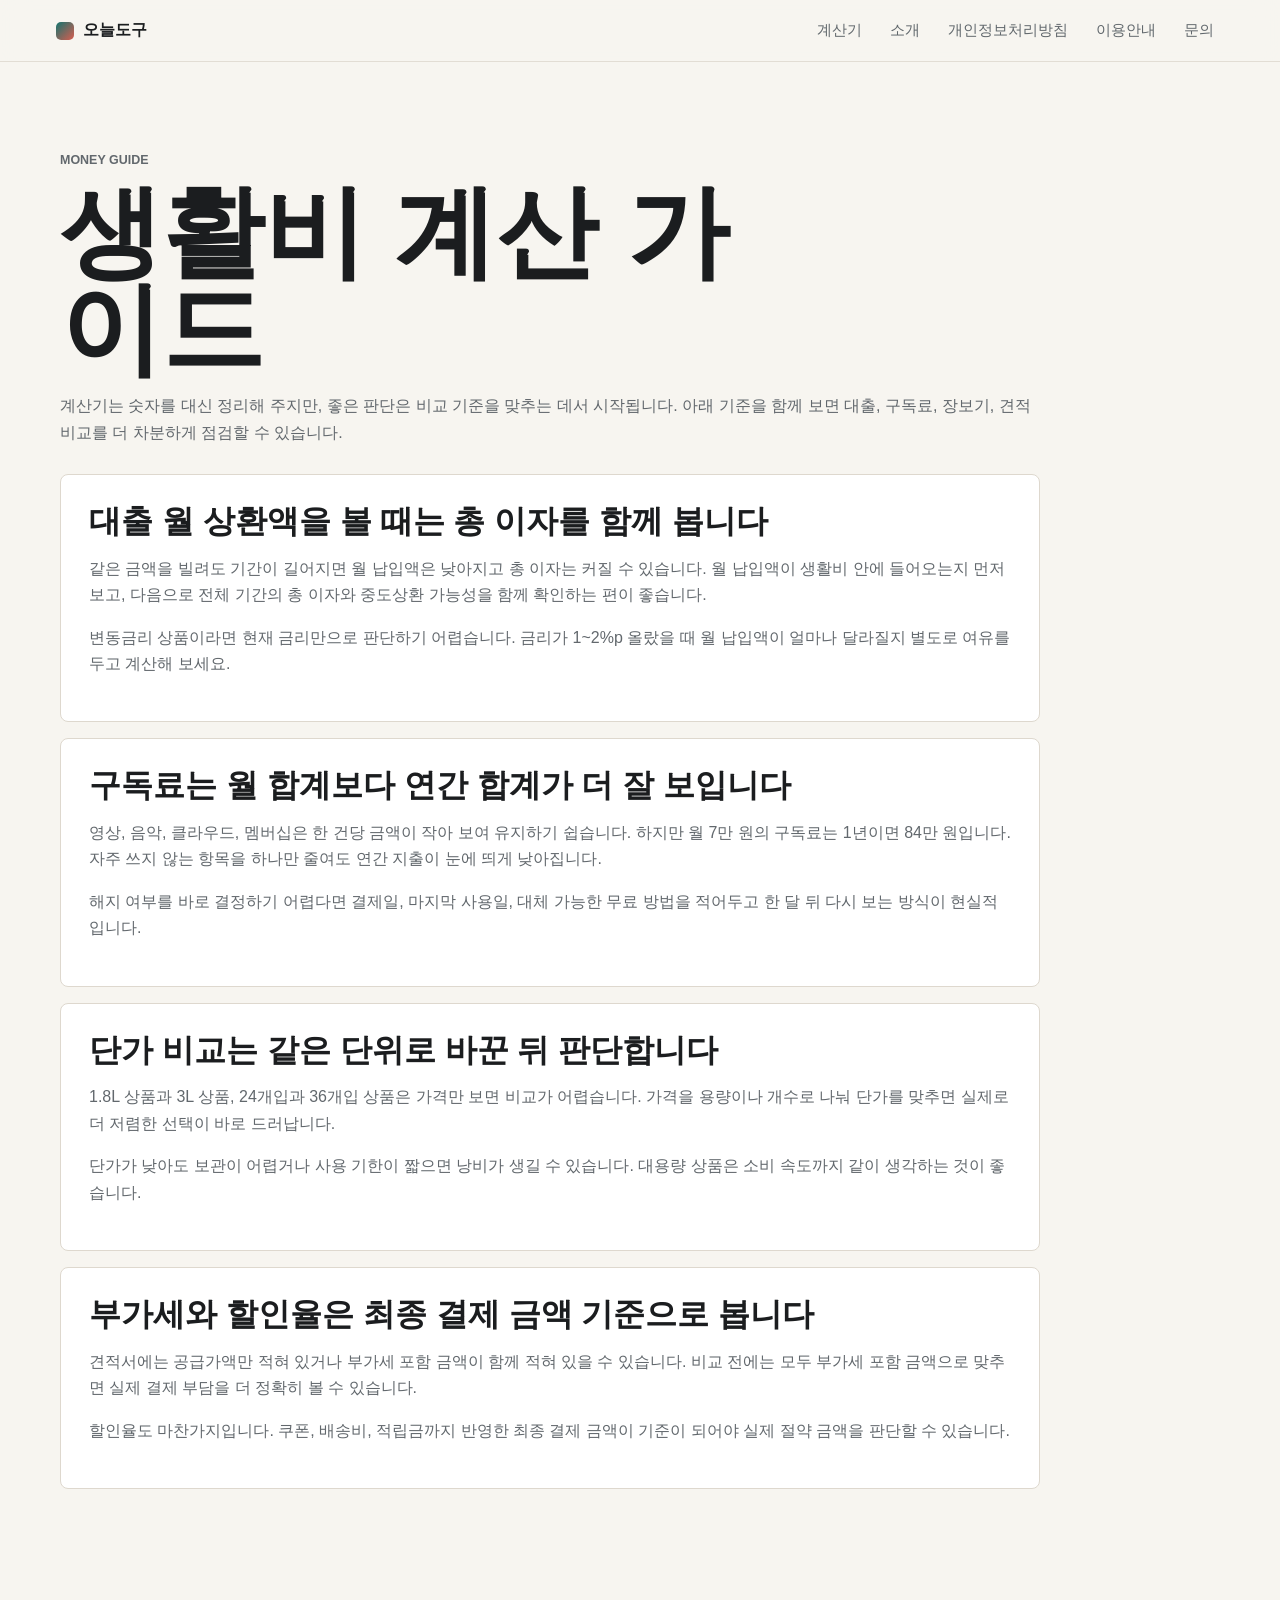
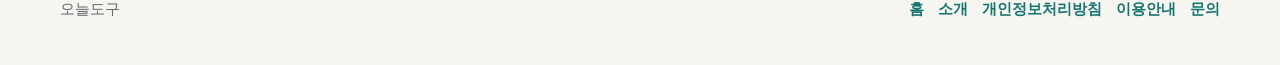
<file: guides.html>
<!doctype html>
<html lang="ko">
  <head>
    <meta charset="UTF-8" />
    <meta name="viewport" content="width=device-width, initial-scale=1.0" />
    <title>생활비 계산 가이드 | 오늘도구</title>
    <meta
      name="description"
      content="대출, 구독료, 단가, 부가세, 할인율 계산 결과를 생활비 점검에 활용하는 방법을 정리했습니다."
    />
    <meta name="google-adsense-account" content="ca-pub-8673489009137936" />
    <link rel="stylesheet" href="styles.css" />
    <script
      async
      src="https://pagead2.googlesyndication.com/pagead/js/adsbygoogle.js?client=ca-pub-8673489009137936"
      crossorigin="anonymous"
    ></script>
  </head>
  <body>
    <header class="topbar">
      <a class="brand" href="index.html" aria-label="오늘도구 홈">
        <span aria-hidden="true"></span>
        오늘도구
      </a>
      <nav aria-label="사이트 메뉴">
        <a href="index.html#tools">계산기</a>
        <a href="about.html">소개</a>
        <a href="privacy.html">개인정보처리방침</a>
        <a href="terms.html">이용안내</a>
        <a href="contact.html">문의</a>
      </nav>
    </header>
    <main>
      <section class="page page--wide">
        <p class="eyebrow">Money Guide</p>
        <h1>생활비 계산 가이드</h1>
        <p>
          계산기는 숫자를 대신 정리해 주지만, 좋은 판단은 비교 기준을 맞추는 데서
          시작됩니다. 아래 기준을 함께 보면 대출, 구독료, 장보기, 견적 비교를 더
          차분하게 점검할 수 있습니다.
        </p>

        <div class="article-list">
          <article>
            <h2>대출 월 상환액을 볼 때는 총 이자를 함께 봅니다</h2>
            <p>
              같은 금액을 빌려도 기간이 길어지면 월 납입액은 낮아지고 총 이자는 커질 수
              있습니다. 월 납입액이 생활비 안에 들어오는지 먼저 보고, 다음으로 전체 기간의
              총 이자와 중도상환 가능성을 함께 확인하는 편이 좋습니다.
            </p>
            <p>
              변동금리 상품이라면 현재 금리만으로 판단하기 어렵습니다. 금리가 1~2%p
              올랐을 때 월 납입액이 얼마나 달라질지 별도로 여유를 두고 계산해 보세요.
            </p>
          </article>

          <article>
            <h2>구독료는 월 합계보다 연간 합계가 더 잘 보입니다</h2>
            <p>
              영상, 음악, 클라우드, 멤버십은 한 건당 금액이 작아 보여 유지하기 쉽습니다.
              하지만 월 7만 원의 구독료는 1년이면 84만 원입니다. 자주 쓰지 않는 항목을
              하나만 줄여도 연간 지출이 눈에 띄게 낮아집니다.
            </p>
            <p>
              해지 여부를 바로 결정하기 어렵다면 결제일, 마지막 사용일, 대체 가능한 무료
              방법을 적어두고 한 달 뒤 다시 보는 방식이 현실적입니다.
            </p>
          </article>

          <article>
            <h2>단가 비교는 같은 단위로 바꾼 뒤 판단합니다</h2>
            <p>
              1.8L 상품과 3L 상품, 24개입과 36개입 상품은 가격만 보면 비교가 어렵습니다.
              가격을 용량이나 개수로 나눠 단가를 맞추면 실제로 더 저렴한 선택이 바로
              드러납니다.
            </p>
            <p>
              단가가 낮아도 보관이 어렵거나 사용 기한이 짧으면 낭비가 생길 수 있습니다.
              대용량 상품은 소비 속도까지 같이 생각하는 것이 좋습니다.
            </p>
          </article>

          <article>
            <h2>부가세와 할인율은 최종 결제 금액 기준으로 봅니다</h2>
            <p>
              견적서에는 공급가액만 적혀 있거나 부가세 포함 금액이 함께 적혀 있을 수
              있습니다. 비교 전에는 모두 부가세 포함 금액으로 맞추면 실제 결제 부담을
              더 정확히 볼 수 있습니다.
            </p>
            <p>
              할인율도 마찬가지입니다. 쿠폰, 배송비, 적립금까지 반영한 최종 결제 금액이
              기준이 되어야 실제 절약 금액을 판단할 수 있습니다.
            </p>
          </article>
        </div>
      </section>
    </main>
    <footer>
      <span>오늘도구</span>
      <span>
        <a href="index.html">홈</a>
        <a href="about.html">소개</a>
        <a href="privacy.html">개인정보처리방침</a>
        <a href="terms.html">이용안내</a>
        <a href="contact.html">문의</a>
      </span>
    </footer>
  </body>
</html>
</file>
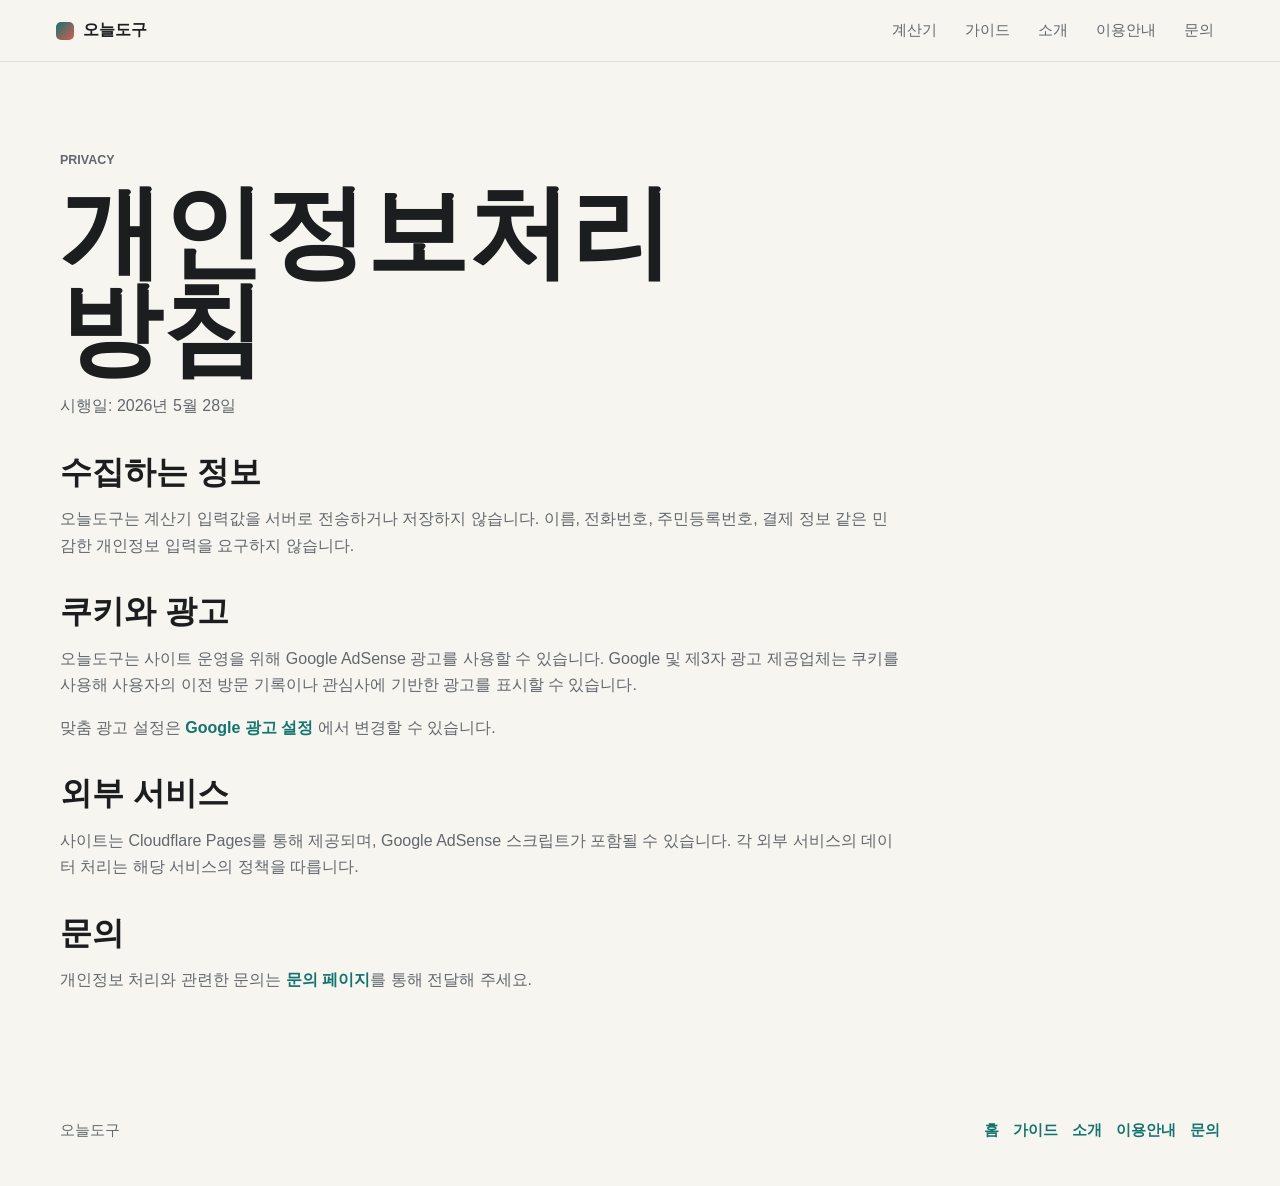
<file: privacy.html>
<!doctype html>
<html lang="ko">
  <head>
    <meta charset="UTF-8" />
    <meta name="viewport" content="width=device-width, initial-scale=1.0" />
    <title>개인정보처리방침 | 오늘도구</title>
    <meta
      name="description"
      content="오늘도구의 개인정보 처리, 쿠키, Google AdSense 광고 사용에 관한 안내입니다."
    />
    <meta name="google-adsense-account" content="ca-pub-8673489009137936" />
    <link rel="stylesheet" href="styles.css" />
    <script
      async
      src="https://pagead2.googlesyndication.com/pagead/js/adsbygoogle.js?client=ca-pub-8673489009137936"
      crossorigin="anonymous"
    ></script>
  </head>
  <body>
    <header class="topbar">
      <a class="brand" href="index.html" aria-label="오늘도구 홈">
        <span aria-hidden="true"></span>
        오늘도구
      </a>
      <nav aria-label="사이트 메뉴">
        <a href="index.html#tools">계산기</a>
        <a href="guides.html">가이드</a>
        <a href="about.html">소개</a>
        <a href="terms.html">이용안내</a>
        <a href="contact.html">문의</a>
      </nav>
    </header>
    <main>
      <section class="page">
        <p class="eyebrow">Privacy</p>
        <h1>개인정보처리방침</h1>
        <p>시행일: 2026년 5월 28일</p>

        <h2>수집하는 정보</h2>
        <p>
          오늘도구는 계산기 입력값을 서버로 전송하거나 저장하지 않습니다. 이름,
          전화번호, 주민등록번호, 결제 정보 같은 민감한 개인정보 입력을 요구하지
          않습니다.
        </p>

        <h2>쿠키와 광고</h2>
        <p>
          오늘도구는 사이트 운영을 위해 Google AdSense 광고를 사용할 수 있습니다.
          Google 및 제3자 광고 제공업체는 쿠키를 사용해 사용자의 이전 방문 기록이나
          관심사에 기반한 광고를 표시할 수 있습니다.
        </p>
        <p>
          맞춤 광고 설정은
          <a href="https://www.google.com/settings/ads" rel="noopener">Google 광고 설정</a>
          에서 변경할 수 있습니다.
        </p>

        <h2>외부 서비스</h2>
        <p>
          사이트는 Cloudflare Pages를 통해 제공되며, Google AdSense 스크립트가
          포함될 수 있습니다. 각 외부 서비스의 데이터 처리는 해당 서비스의 정책을
          따릅니다.
        </p>

        <h2>문의</h2>
        <p>
          개인정보 처리와 관련한 문의는 <a href="contact.html">문의 페이지</a>를 통해
          전달해 주세요.
        </p>
      </section>
    </main>
    <footer>
      <span>오늘도구</span>
      <span>
        <a href="index.html">홈</a>
        <a href="guides.html">가이드</a>
        <a href="about.html">소개</a>
        <a href="terms.html">이용안내</a>
        <a href="contact.html">문의</a>
      </span>
    </footer>
  </body>
</html>
</file>
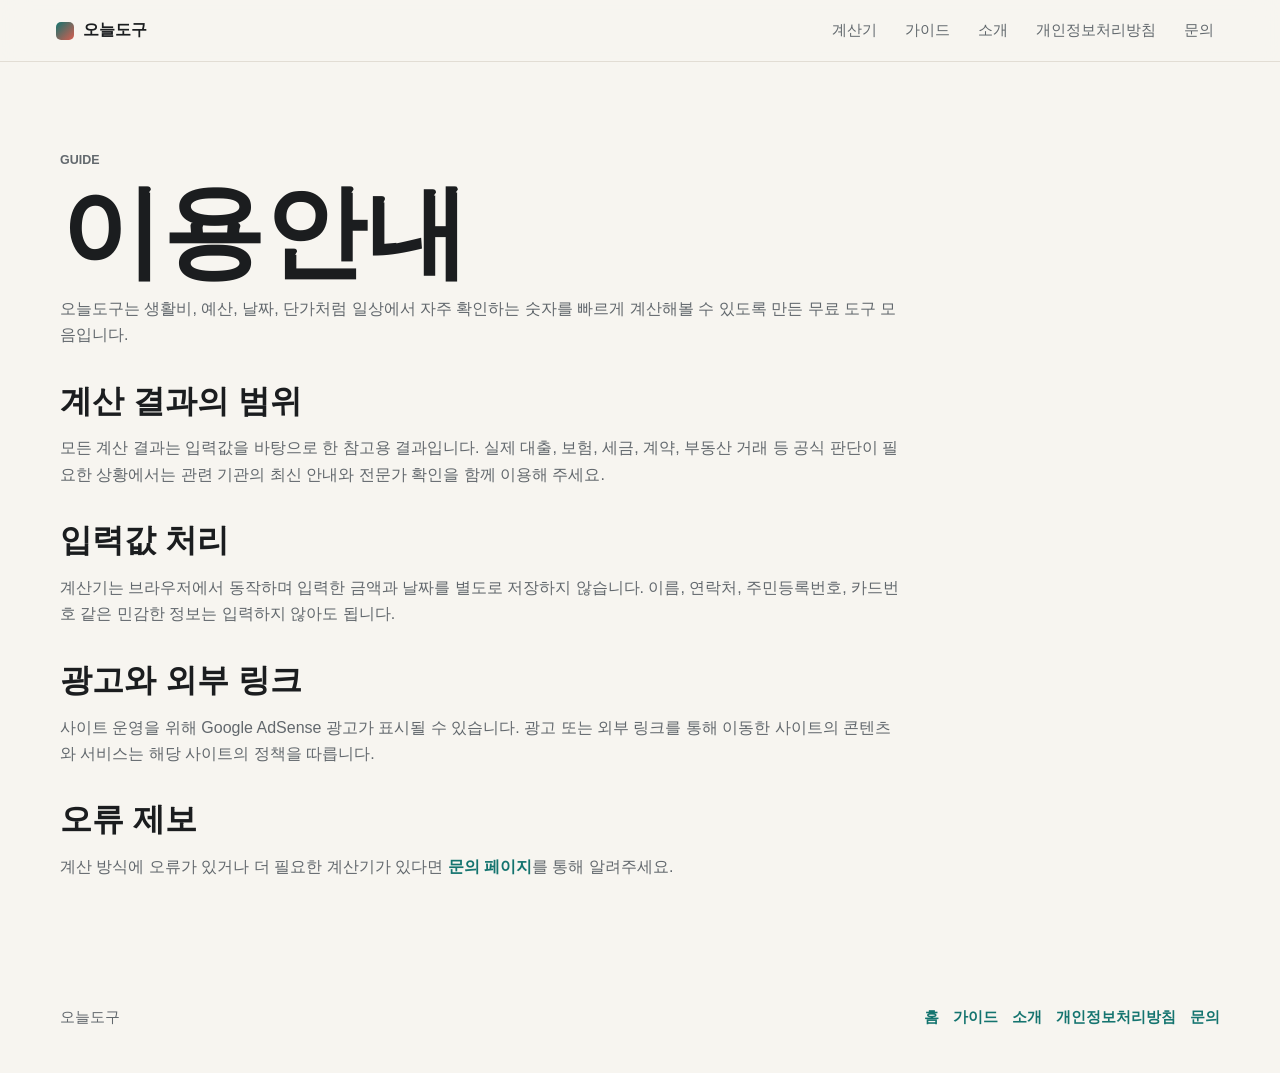
<file: terms.html>
<!doctype html>
<html lang="ko">
  <head>
    <meta charset="UTF-8" />
    <meta name="viewport" content="width=device-width, initial-scale=1.0" />
    <title>이용안내 | 오늘도구</title>
    <meta
      name="description"
      content="오늘도구 계산기 이용 범위, 참고용 결과 안내, 광고와 외부 서비스에 관한 이용안내입니다."
    />
    <meta name="google-adsense-account" content="ca-pub-8673489009137936" />
    <link rel="stylesheet" href="styles.css" />
    <script
      async
      src="https://pagead2.googlesyndication.com/pagead/js/adsbygoogle.js?client=ca-pub-8673489009137936"
      crossorigin="anonymous"
    ></script>
  </head>
  <body>
    <header class="topbar">
      <a class="brand" href="index.html" aria-label="오늘도구 홈">
        <span aria-hidden="true"></span>
        오늘도구
      </a>
      <nav aria-label="사이트 메뉴">
        <a href="index.html#tools">계산기</a>
        <a href="guides.html">가이드</a>
        <a href="about.html">소개</a>
        <a href="privacy.html">개인정보처리방침</a>
        <a href="contact.html">문의</a>
      </nav>
    </header>
    <main>
      <section class="page">
        <p class="eyebrow">Guide</p>
        <h1>이용안내</h1>
        <p>
          오늘도구는 생활비, 예산, 날짜, 단가처럼 일상에서 자주 확인하는 숫자를 빠르게
          계산해볼 수 있도록 만든 무료 도구 모음입니다.
        </p>

        <h2>계산 결과의 범위</h2>
        <p>
          모든 계산 결과는 입력값을 바탕으로 한 참고용 결과입니다. 실제 대출, 보험,
          세금, 계약, 부동산 거래 등 공식 판단이 필요한 상황에서는 관련 기관의 최신
          안내와 전문가 확인을 함께 이용해 주세요.
        </p>

        <h2>입력값 처리</h2>
        <p>
          계산기는 브라우저에서 동작하며 입력한 금액과 날짜를 별도로 저장하지
          않습니다. 이름, 연락처, 주민등록번호, 카드번호 같은 민감한 정보는 입력하지
          않아도 됩니다.
        </p>

        <h2>광고와 외부 링크</h2>
        <p>
          사이트 운영을 위해 Google AdSense 광고가 표시될 수 있습니다. 광고 또는 외부
          링크를 통해 이동한 사이트의 콘텐츠와 서비스는 해당 사이트의 정책을 따릅니다.
        </p>

        <h2>오류 제보</h2>
        <p>
          계산 방식에 오류가 있거나 더 필요한 계산기가 있다면
          <a href="contact.html">문의 페이지</a>를 통해 알려주세요.
        </p>
      </section>
    </main>
    <footer>
      <span>오늘도구</span>
      <span>
        <a href="index.html">홈</a>
        <a href="guides.html">가이드</a>
        <a href="about.html">소개</a>
        <a href="privacy.html">개인정보처리방침</a>
        <a href="contact.html">문의</a>
      </span>
    </footer>
  </body>
</html>
</file>
<file: styles.css>
:root {
  color-scheme: light;
  --ink: #1b1d1f;
  --muted: #62686d;
  --paper: #f7f5f0;
  --surface: #ffffff;
  --line: #ded8ce;
  --teal: #14746f;
  --coral: #d95d4f;
  --yellow: #d8a536;
  --blue: #234d6f;
  --shadow: 0 18px 46px rgba(27, 29, 31, 0.12);
}

* {
  box-sizing: border-box;
}

html {
  scroll-behavior: smooth;
}

body {
  margin: 0;
  min-width: 320px;
  background: var(--paper);
  color: var(--ink);
  font-family:
    Inter, Pretendard, -apple-system, BlinkMacSystemFont, "Segoe UI", sans-serif;
}

a {
  color: inherit;
  text-decoration: none;
}

button,
input,
select {
  font: inherit;
}

.topbar {
  position: sticky;
  top: 0;
  z-index: 10;
  min-height: 62px;
  display: flex;
  align-items: center;
  justify-content: space-between;
  gap: 24px;
  padding: 0 clamp(16px, 5vw, 56px);
  border-bottom: 1px solid rgba(222, 216, 206, 0.8);
  background: rgba(247, 245, 240, 0.9);
  backdrop-filter: blur(14px);
}

.brand {
  display: inline-flex;
  align-items: center;
  gap: 9px;
  font-weight: 900;
}

.brand span {
  width: 18px;
  height: 18px;
  border-radius: 5px;
  background: linear-gradient(135deg, var(--teal), var(--coral));
}

nav {
  display: flex;
  flex-wrap: wrap;
  justify-content: flex-end;
  gap: 8px;
  color: var(--muted);
  font-size: 0.92rem;
}

nav a {
  padding: 8px 10px;
  border-radius: 8px;
}

nav a:hover {
  background: #ebe5dc;
  color: var(--ink);
}

main {
  width: min(1160px, calc(100% - 32px));
  margin: 0 auto;
}

.hero {
  min-height: calc(100svh - 62px);
  display: grid;
  grid-template-columns: minmax(0, 0.92fr) minmax(320px, 1.08fr);
  gap: clamp(24px, 6vw, 72px);
  align-items: center;
  padding: 42px 0 56px;
}

.eyebrow {
  margin: 0 0 12px;
  color: var(--teal);
  font-size: 0.78rem;
  font-weight: 900;
  letter-spacing: 0;
  text-transform: uppercase;
}

h1,
h2,
h3,
p {
  overflow-wrap: anywhere;
}

h1 {
  margin: 0;
  max-width: 12ch;
  font-size: clamp(3.2rem, 9vw, 6.4rem);
  line-height: 0.95;
  letter-spacing: 0;
}

.hero p:not(.eyebrow) {
  max-width: 660px;
  color: var(--muted);
  font-size: clamp(1rem, 2vw, 1.16rem);
  line-height: 1.72;
}

.hero__actions {
  display: flex;
  flex-wrap: wrap;
  gap: 10px;
  margin-top: 28px;
}

.button {
  min-height: 46px;
  display: inline-flex;
  align-items: center;
  justify-content: center;
  border: 1px solid transparent;
  border-radius: 8px;
  padding: 0 16px;
  cursor: pointer;
  transition:
    transform 160ms ease,
    border-color 160ms ease,
    background 160ms ease;
}

.button:hover {
  transform: translateY(-1px);
}

.button--primary {
  background: var(--teal);
  color: #fff;
  box-shadow: 0 16px 30px rgba(20, 116, 111, 0.22);
}

.button--quiet {
  border-color: var(--line);
  background: rgba(255, 255, 255, 0.55);
}

.button--secondary {
  width: 100%;
  background: var(--blue);
  color: #fff;
}

.hero__visual {
  margin: 0;
  border: 1px solid var(--line);
  border-radius: 8px;
  background: var(--surface);
  box-shadow: var(--shadow);
  overflow: hidden;
}

.hero__visual img {
  display: block;
  width: 100%;
  aspect-ratio: 16 / 10;
  object-fit: cover;
}

.trust-strip {
  display: grid;
  grid-template-columns: repeat(3, minmax(0, 1fr));
  gap: 1px;
  border: 1px solid var(--line);
  border-radius: 8px;
  background: var(--line);
  overflow: hidden;
}

.trust-strip div {
  min-height: 104px;
  display: grid;
  align-content: center;
  gap: 7px;
  padding: 20px;
  background: var(--surface);
}

.trust-strip strong {
  font-size: 1.2rem;
}

.trust-strip span,
.tool p,
.tips p,
.faq p,
.page p,
.notice p,
footer {
  color: var(--muted);
  line-height: 1.65;
}

.tool-grid {
  display: grid;
  grid-template-columns: repeat(2, minmax(0, 1fr));
  gap: 16px;
  padding: 48px 0 70px;
}

.section-heading {
  padding: 70px 0 0;
}

.section-heading h2,
.tips h2 {
  margin: 0;
  font-size: clamp(2rem, 5vw, 4rem);
  line-height: 1.04;
  letter-spacing: 0;
}

.section-heading p:last-child {
  max-width: 620px;
  color: var(--muted);
  line-height: 1.65;
}

.tool {
  display: grid;
  grid-template-rows: auto auto 1fr;
  gap: 20px;
  border: 1px solid var(--line);
  border-radius: 8px;
  padding: clamp(20px, 4vw, 30px);
  background: var(--surface);
  box-shadow: 0 10px 28px rgba(27, 29, 31, 0.06);
}

.tool__header h2,
.tips h2 {
  margin: 0;
  font-size: clamp(1.7rem, 4vw, 3.2rem);
  line-height: 1.05;
  letter-spacing: 0;
}

.tool__header p:last-child {
  margin-bottom: 0;
}

.calculator {
  display: grid;
  grid-template-columns: repeat(2, minmax(0, 1fr));
  gap: 12px;
}

.calculator label {
  display: grid;
  gap: 7px;
  color: #363a3d;
  font-size: 0.92rem;
  font-weight: 800;
}

.calculator input,
.calculator select {
  width: 100%;
  min-height: 44px;
  border: 1px solid var(--line);
  border-radius: 8px;
  padding: 0 12px;
  background: #fbfaf7;
  color: var(--ink);
}

.calculator input:focus,
.calculator select:focus {
  outline: 3px solid rgba(20, 116, 111, 0.18);
  border-color: var(--teal);
}

.calculator button {
  grid-column: 1 / -1;
}

.result {
  min-height: 126px;
  display: grid;
  gap: 8px;
  align-content: center;
  border-top: 1px solid var(--line);
  padding-top: 18px;
}

.metric {
  display: flex;
  justify-content: space-between;
  gap: 14px;
  align-items: baseline;
  font-size: 0.96rem;
}

.metric strong {
  color: var(--teal);
  font-size: clamp(1.2rem, 3vw, 1.8rem);
}

.result-note {
  margin: 6px 0 0;
  color: var(--muted);
  font-size: 0.9rem;
}

.tips {
  display: grid;
  grid-template-columns: minmax(240px, 0.7fr) minmax(0, 1.3fr);
  gap: 28px;
  padding: 28px 0 44px;
}

.tips__cards {
  display: grid;
  grid-template-columns: repeat(3, minmax(0, 1fr));
  gap: 12px;
}

.tips__cards article {
  border-top: 4px solid var(--yellow);
  padding-top: 18px;
}

.guide {
  display: grid;
  grid-template-columns: minmax(240px, 0.7fr) minmax(0, 1.3fr);
  gap: 28px;
  padding: 18px 0 48px;
}

.guide h2 {
  margin: 0;
  font-size: clamp(1.7rem, 4vw, 3.2rem);
  line-height: 1.05;
  letter-spacing: 0;
}

.guide__content {
  display: grid;
  gap: 14px;
}

.guide__content article {
  border: 1px solid var(--line);
  border-radius: 8px;
  padding: 20px;
  background: var(--surface);
}

.guide__content h3 {
  margin: 0 0 8px;
  font-size: 1.1rem;
}

.guide__content p {
  margin: 0;
  color: var(--muted);
  line-height: 1.65;
}

.faq {
  display: grid;
  grid-template-columns: minmax(240px, 0.7fr) minmax(0, 1.3fr);
  gap: 28px;
  padding: 30px 0 48px;
}

.faq h2 {
  margin: 0;
  font-size: clamp(1.7rem, 4vw, 3.2rem);
  line-height: 1.05;
  letter-spacing: 0;
}

.faq__list {
  display: grid;
  gap: 10px;
}

.faq details {
  border: 1px solid var(--line);
  border-radius: 8px;
  padding: 18px 20px;
  background: var(--surface);
}

.faq summary {
  cursor: pointer;
  color: var(--ink);
  font-weight: 900;
}

.faq details p {
  margin: 12px 0 0;
}

.page {
  max-width: 840px;
  padding: 88px 0 72px;
}

.page--wide {
  max-width: 980px;
}

.page h1 {
  max-width: 12ch;
}

.page h2 {
  margin: 34px 0 8px;
  font-size: clamp(1.3rem, 3vw, 2rem);
  line-height: 1.15;
}

.page a,
footer a {
  color: var(--teal);
  font-weight: 800;
}

.contact-box {
  display: grid;
  gap: 6px;
  border: 1px solid var(--line);
  border-radius: 8px;
  padding: 18px 20px;
  background: var(--surface);
}

.article-list {
  display: grid;
  gap: 16px;
  margin-top: 28px;
}

.article-list article {
  border: 1px solid var(--line);
  border-radius: 8px;
  padding: clamp(20px, 4vw, 28px);
  background: var(--surface);
}

.article-list h2 {
  margin-top: 0;
}

.notice {
  border: 1px solid var(--line);
  border-radius: 8px;
  padding: 18px 20px;
  background: #fffcf4;
}

.notice p {
  margin: 0;
}

footer {
  width: min(1160px, calc(100% - 32px));
  display: flex;
  justify-content: space-between;
  gap: 20px;
  margin: 0 auto;
  padding: 36px 0 44px;
  font-size: 0.92rem;
}

footer span:last-child {
  display: flex;
  flex-wrap: wrap;
  gap: 14px;
}

@media (max-width: 860px) {
  .topbar {
    align-items: flex-start;
    flex-direction: column;
    padding-top: 12px;
    padding-bottom: 12px;
  }

  nav {
    justify-content: flex-start;
  }

  .hero,
  .trust-strip,
  .tool-grid,
  .tips,
  .tips__cards,
  .guide,
  .faq {
    display: block;
  }

  .hero {
    min-height: 0;
  }

  h1 {
    max-width: 9ch;
  }

  .hero__visual,
  .trust-strip div,
  .tool,
  .tips__cards article,
  .guide__content,
  .faq__list {
    margin-top: 14px;
  }

  .trust-strip {
    border-radius: 8px;
    overflow: hidden;
  }

  .tool-grid {
    padding-top: 30px;
  }

  .calculator {
    grid-template-columns: 1fr;
  }

  footer {
    flex-direction: column;
  }
}
</file>
